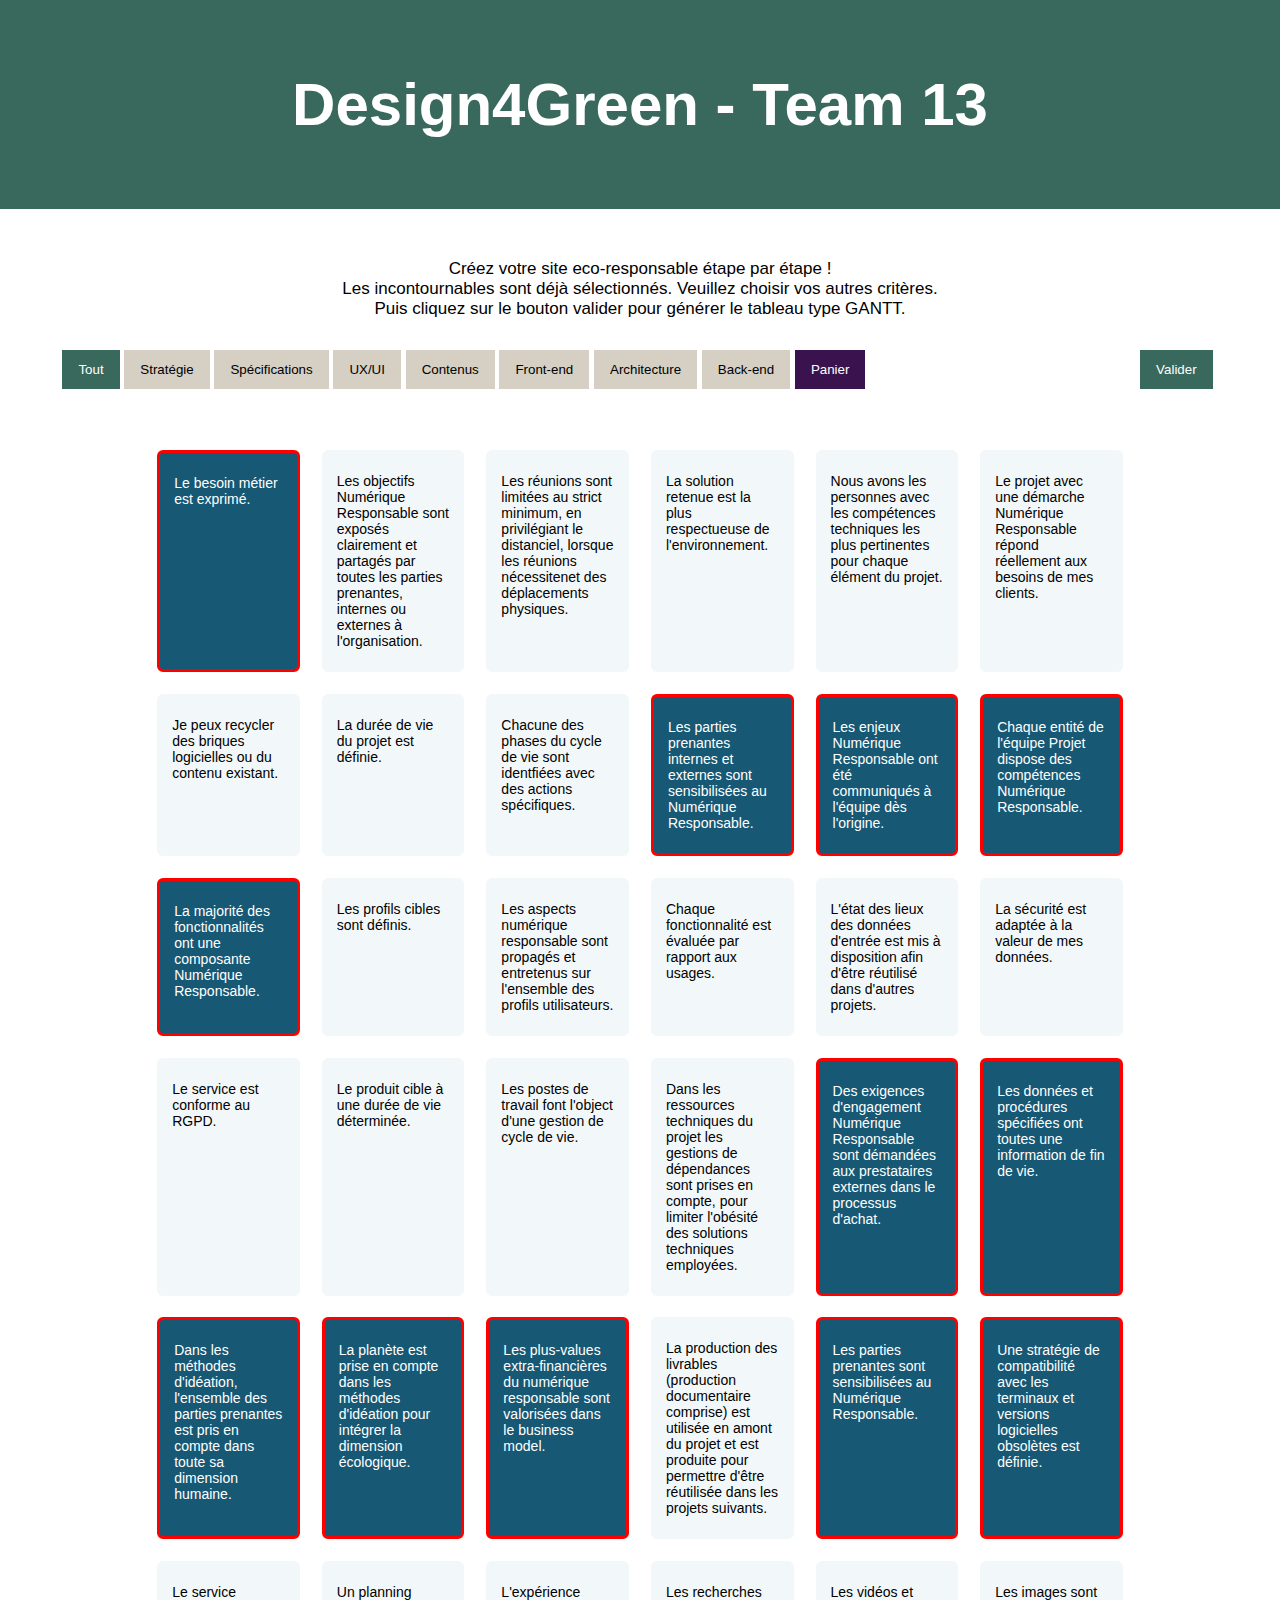
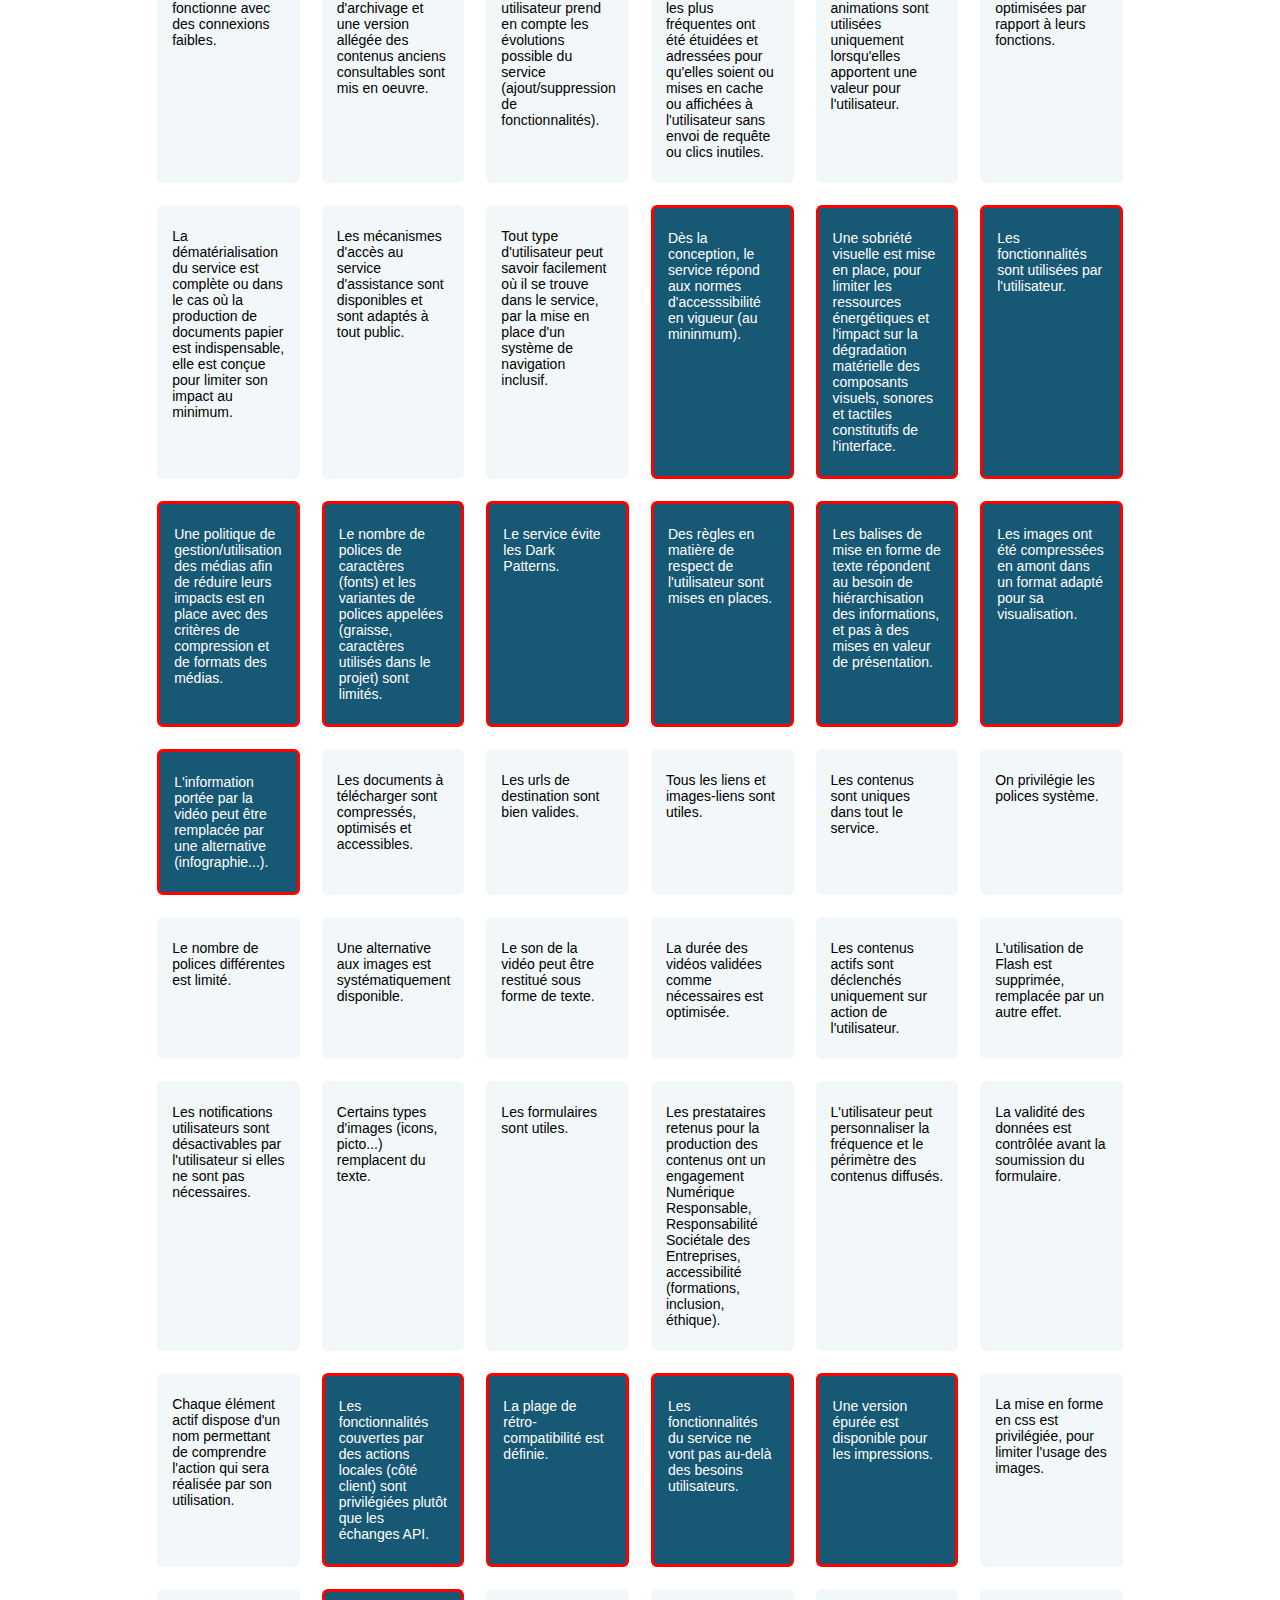
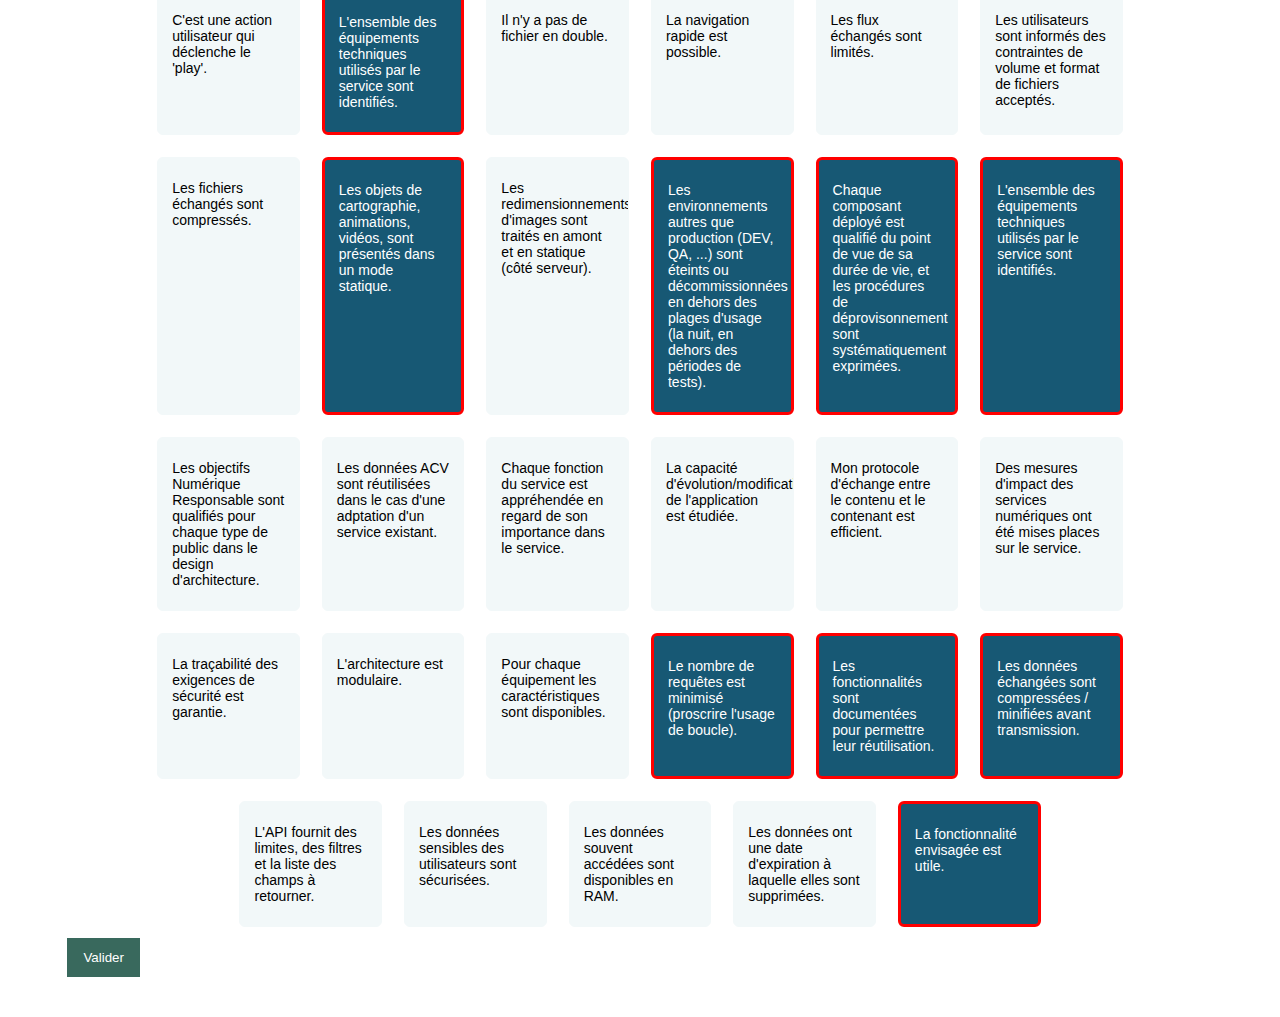
<file: index.html>
<!DOCTYPE html>
<html lang="en">
<head>
    <meta charset="UTF-8">
    <meta http-equiv="X-UA-Compatible" content="IE=edge">
    <meta name="viewport" content="width=device-width, initial-scale=1.0">
    <meta name="description" content="This website is for professionnal purposes to have a clearer view of a project">
    <link rel="stylesheet" href="./src/css/style.min.css" media="print">
    <link rel="stylesheet" href="./src/css/style.min.css" media="screen">
    <link rel="shortcut icon" href="./assets/favicon_16x16.png" type="image/x-icon" sizes="16x16">
    <link rel="shortcut icon" href="./assets/favicon_32x32.png" type="image/x-icon" sizes="32x32">
    <link rel="shortcut icon" href="./assets/favicon_96x96.png" type="image/x-icon" sizes="96x96">
    <title>Design4Green</title>
</head>
<body>
    <header>
        <div class="header">
            <h1>Design4Green - Team 13</h1>
        </div>
    </header>
    <main class="main">
        <div class="info">
            Créez votre site eco-responsable étape par étape !<br>
            Les incontournables sont déjà sélectionnés. Veuillez choisir vos autres critères.<br>
            Puis cliquez sur le bouton valider pour générer le tableau type GANTT.
        </div>
        <div class="clear">
            <div class="resize">
                <div id="myBtnContainer">
                    <button class="btn active" id="all">Tout</button>
                    <button class="btn" id="strategie">Stratégie</button>
                    <button class="btn" id="specifications">Spécifications</button>
                    <button class="btn" id="ux">UX/UI</button>
                    <button class="btn" id="contenus">Contenus</button>
                    <button class="btn" id="front">Front-end</button>
                    <button class="btn" id="architecture">Architecture</button>
                    <button class="btn" id="back">Back-end</button>
                    <button class="btn" id="selected">Panier</button>
                    <a href="#table"><button class="right submit button">Valider</button></a>
                </div>
                <div id="listeBP" class="container">

                </div>
                <a href="#table"><button class="button submit">Valider</button></a>
            </div>
        </div>
        <div id="table" class="table">

        </div>
    </main>
    <script src="./src/js/main.min.js"></script>
</body>
</html>
</file>
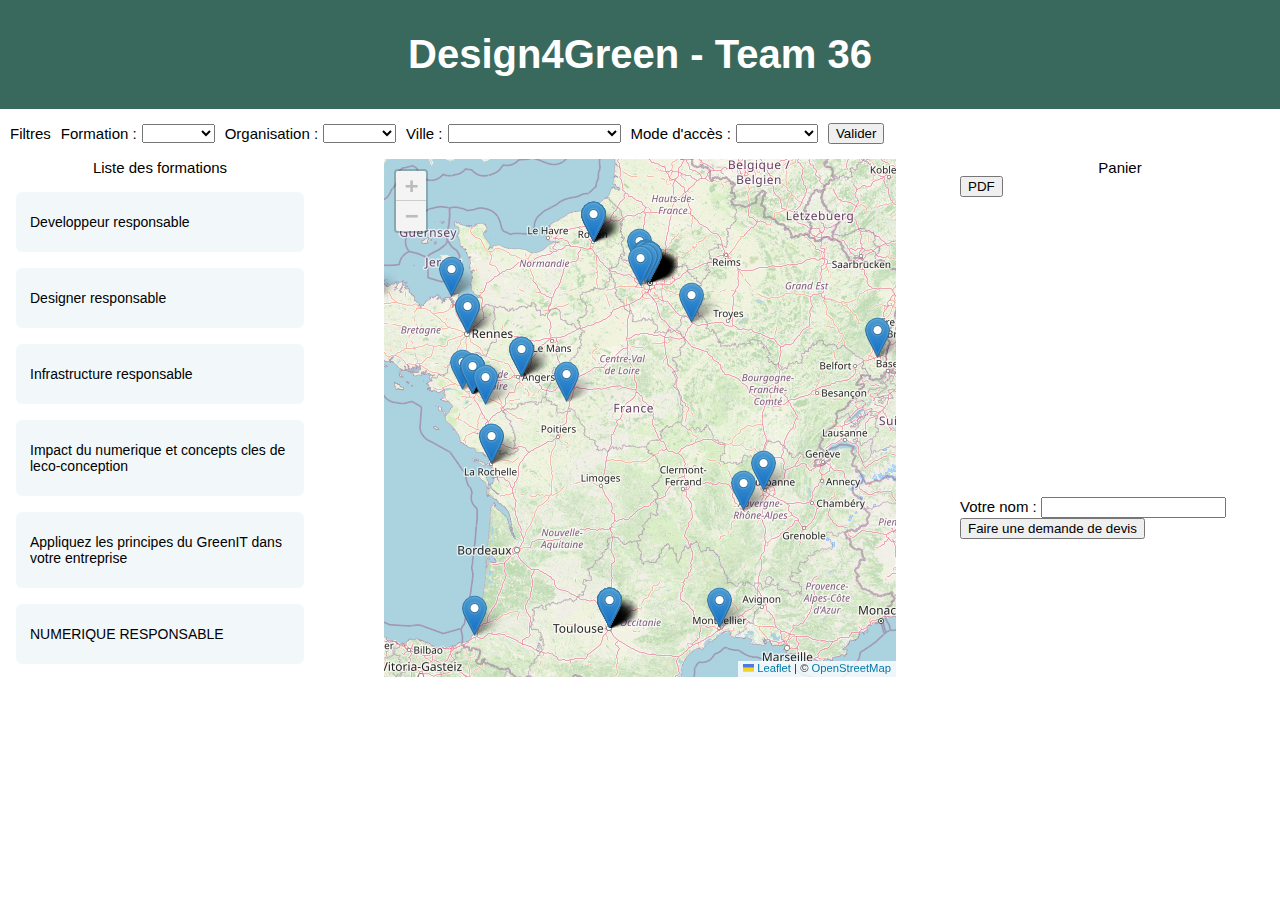
<file: 2022_6ed/public/index.html>
<!DOCTYPE html>
<html lang="en">
<head>
    <meta charset="UTF-8">
    <meta http-equiv="X-UA-Compatible" content="IE=edge">
    <meta name="viewport" content="width=device-width, initial-scale=1.0">
    <meta name="description" content="This website is for professionnal purposes to have a clearer view of a project">
    <link rel="stylesheet" href="style.min.css" media="print">
    <link rel="stylesheet" href="style.min.css" media="screen">
    <link rel="shortcut icon" href="./assets/favicon_16x16.png" type="image/x-icon" sizes="16x16">
    <link rel="shortcut icon" href="./assets/favicon_32x32.png" type="image/x-icon" sizes="32x32">
    <link rel="shortcut icon" href="./assets/favicon_96x96.png" type="image/x-icon" sizes="96x96">

    <link rel="stylesheet" href="./libs/leaflet/leaflet.css" />
    <script src="./libs/leaflet/leaflet.js"></script>

    <title>Design4Green</title>
</head>
<body>
    <header>
        <h1>Design4Green - Team 36</h1>
    </header>
    <main>
        <div id="header">
            <span id="filter">Filtres</span>

            <label for="trainingType">Formation :</label>
            <select id="trainingType">
                <option value="null"></option>
                <option value="continue">continue</option>
                <option value="initiale">initiale</option>
            </select>

            <label for="organisation">Organisation :</label>
            <select id="organisation">
                <option value="null"></option>
                <option value="MOOC">MOOC</option>
                <option value="privee">privée</option>
                <option value="publique">publique</option>
            </select>

            <label for="city">Ville :</label>
            <select id="city">
                <option value="null"></option>
            </select>

            <label for="access">Mode d'accès :</label>
            <select id="access">
                <option value="null"></option>
                <option value="distanciel">Distanciel</option>
                <option value="presentiel">Présentiel</option>
                <option value="hybride">Hybride</option>
            </select>

            <button id="submit">Valider</button>
        </div>
        <div id="body">
            <div id="list">
               <div class="title">Liste des formations</div>
               <div class="body"></div>
            </div>
            <div id="map">

            </div>
            <div id="cart">
                <div class="title">Panier</div>
                <button id="pdf">PDF</button>
                <div class="body"></div>
                <div class="quotation">
                    <label for="name">Votre nom : </label>
                    <input type="text" id="namePerson">
                    <button id="mail">Faire une demande de devis</button>
                </div>
            </div>
        </div>
    </main>
    <script src="main.min.js"></script>
</body>
</html>
</file>
<file: 2022_6ed/public/libs/leaflet/leaflet.css>
.leaflet-image-layer,.leaflet-layer,.leaflet-marker-icon,.leaflet-marker-shadow,.leaflet-pane,.leaflet-pane > canvas,.leaflet-pane > svg,.leaflet-tile,.leaflet-tile-container,.leaflet-zoom-box{position:absolute;left:0;top:0}.leaflet-container{overflow:hidden}.leaflet-marker-icon,.leaflet-marker-shadow,.leaflet-tile{-webkit-user-select:none;-moz-user-select:none;user-select:none;-webkit-user-drag:none}.leaflet-tile::selection{background:transparent}.leaflet-safari .leaflet-tile{image-rendering:-webkit-optimize-contrast}.leaflet-safari .leaflet-tile-container{width:1600px;height:1600px;-webkit-transform-origin:0 0}.leaflet-marker-icon,.leaflet-marker-shadow{display:block}.leaflet-container .leaflet-overlay-pane svg{max-width:none !important;max-height:none !important}.leaflet-container .leaflet-marker-pane img,.leaflet-container .leaflet-shadow-pane img,.leaflet-container .leaflet-tile,.leaflet-container .leaflet-tile-pane img,.leaflet-container img.leaflet-image-layer{max-width:none !important;max-height:none !important;width:auto;padding:0}.leaflet-container.leaflet-touch-zoom{-ms-touch-action:pan-x pan-y;touch-action:pan-x pan-y}.leaflet-container.leaflet-touch-drag{-ms-touch-action:pinch-zoom;touch-action:none;touch-action:pinch-zoom}.leaflet-container.leaflet-touch-drag.leaflet-touch-zoom{-ms-touch-action:none;touch-action:none}.leaflet-container{-webkit-tap-highlight-color:transparent}.leaflet-container a{-webkit-tap-highlight-color:rgba(51, 181, 229, 0.4)}.leaflet-tile{filter: inherit;visibility:hidden}.leaflet-tile-loaded{visibility:inherit}.leaflet-zoom-box{width:0;height:0;-moz-box-sizing:border-box;box-sizing:border-box;z-index:800}.leaflet-overlay-pane svg{-moz-user-select:none}.leaflet-pane{z-index:400}.leaflet-tile-pane{z-index:200}.leaflet-overlay-pane{z-index:400}.leaflet-shadow-pane{z-index:500}.leaflet-marker-pane{z-index:600}.leaflet-tooltip-pane{z-index:650}.leaflet-popup-pane{z-index:700}.leaflet-map-pane canvas{z-index:100}.leaflet-map-pane svg{z-index:200}.leaflet-vml-shape{width:1px;height:1px}.lvml{behavior:url("#default#VML");display:inline-block;position:absolute}.leaflet-control{position:relative;z-index:800;pointer-events:visiblePainted;pointer-events:auto}.leaflet-bottom,.leaflet-top{position:absolute;z-index:1000;pointer-events:none}.leaflet-top{top:0}.leaflet-right{right:0}.leaflet-bottom{bottom:0}.leaflet-left{left:0}.leaflet-control{float:left;clear:both}.leaflet-right .leaflet-control{float:right}.leaflet-top .leaflet-control{margin-top:10px}.leaflet-bottom .leaflet-control{margin-bottom:10px}.leaflet-left .leaflet-control{margin-left:10px}.leaflet-right .leaflet-control{margin-right:10px}.leaflet-fade-anim .leaflet-popup{opacity:0;-webkit-transition:opacity 0.2s linear;-moz-transition:opacity 0.2s linear;transition:opacity 0.2s linear}.leaflet-fade-anim .leaflet-map-pane .leaflet-popup{opacity:1}.leaflet-zoom-animated{-webkit-transform-origin:0 0;-ms-transform-origin:0 0;transform-origin:0 0}svg.leaflet-zoom-animated{will-change:transform}.leaflet-zoom-anim .leaflet-zoom-animated{-webkit-transition:-webkit-transform 0.25s cubic-bezier(0,0,0.25,1);-moz-transition:-moz-transform 0.25s cubic-bezier(0,0,0.25,1);transition:transform 0.25s cubic-bezier(0,0,0.25,1)}.leaflet-pan-anim .leaflet-tile,.leaflet-zoom-anim .leaflet-tile{-webkit-transition:none;-moz-transition:none;transition:none}.leaflet-zoom-anim .leaflet-zoom-hide{visibility:hidden}.leaflet-interactive{cursor:pointer}.leaflet-grab{cursor:-webkit-grab;cursor:-moz-grab;cursor:grab}.leaflet-crosshair,.leaflet-crosshair .leaflet-interactive{cursor:crosshair}.leaflet-control,.leaflet-popup-pane{cursor:auto}.leaflet-dragging .leaflet-grab,.leaflet-dragging .leaflet-grab .leaflet-interactive,.leaflet-dragging .leaflet-marker-draggable{cursor:move;cursor:-webkit-grabbing;cursor:-moz-grabbing;cursor:grabbing}.leaflet-image-layer,.leaflet-marker-icon,.leaflet-marker-shadow,.leaflet-pane > svg path,.leaflet-tile-container{pointer-events:none}.leaflet-image-layer.leaflet-interactive,.leaflet-marker-icon.leaflet-interactive,.leaflet-pane > svg path.leaflet-interactive,svg.leaflet-image-layer.leaflet-interactive path{pointer-events:visiblePainted;pointer-events:auto}.leaflet-container{background:#ddd;outline-offset:1px}.leaflet-container a{color:#0078A8}.leaflet-zoom-box{border:2px dotted #38f;background:rgba(255,255,255,0.5)}.leaflet-container{font-family:"Helvetica Neue", Arial, Helvetica, sans-serif;font-size:12px;font-size:0.75rem;line-height:1.5}.leaflet-bar{box-shadow:0 1px 5px rgba(0,0,0,0.65);border-radius:4px}.leaflet-bar a{background-color:#fff;border-bottom:1px solid #ccc;width:26px;height:26px;line-height:26px;display:block;text-align:center;text-decoration:none;color:black}.leaflet-bar a,.leaflet-control-layers-toggle{background-position:50% 50%;background-repeat:no-repeat;display:block}.leaflet-bar a:focus,.leaflet-bar a:hover{background-color:#f4f4f4}.leaflet-bar a:first-child{border-top-left-radius:4px;border-top-right-radius:4px}.leaflet-bar a:last-child{border-bottom-left-radius:4px;border-bottom-right-radius:4px;border-bottom:none}.leaflet-bar a.leaflet-disabled{cursor:default;background-color:#f4f4f4;color:#bbb}.leaflet-touch .leaflet-bar a{width:30px;height:30px;line-height:30px}.leaflet-touch .leaflet-bar a:first-child{border-top-left-radius:2px;border-top-right-radius:2px}.leaflet-touch .leaflet-bar a:last-child{border-bottom-left-radius:2px;border-bottom-right-radius:2px}.leaflet-control-zoom-in,.leaflet-control-zoom-out{font:bold 18px 'Lucida Console', Monaco, monospace;text-indent:1px}.leaflet-touch .leaflet-control-zoom-in,.leaflet-touch .leaflet-control-zoom-out{font-size:22px}.leaflet-control-layers{box-shadow:0 1px 5px rgba(0,0,0,0.4);background:#fff;border-radius:5px}.leaflet-control-layers-toggle{background-image:url("images/layers.png");width:36px;height:36px}.leaflet-retina .leaflet-control-layers-toggle{background-image:url("images/layers-2x.png");background-size:26px 26px}.leaflet-touch .leaflet-control-layers-toggle{width:44px;height:44px}.leaflet-control-layers .leaflet-control-layers-list,.leaflet-control-layers-expanded .leaflet-control-layers-toggle{display:none}.leaflet-control-layers-expanded .leaflet-control-layers-list{display:block;position:relative}.leaflet-control-layers-expanded{padding:6px 10px 6px 6px;color:#333;background:#fff}.leaflet-control-layers-scrollbar{overflow-y:scroll;overflow-x:hidden;padding-right:5px}.leaflet-control-layers-selector{margin-top:2px;position:relative;top:1px}.leaflet-control-layers label{display:block;font-size:13px;font-size:1.08333em}.leaflet-control-layers-separator{height:0;border-top:1px solid #ddd;margin:5px -10px 5px -6px}.leaflet-default-icon-path{background-image:url("images/marker-icon.png")}.leaflet-container .leaflet-control-attribution{background:#fff;background:rgba(255, 255, 255, 0.8);margin:0}.leaflet-control-attribution,.leaflet-control-scale-line{padding:0 5px;color:#333;line-height:1.4}.leaflet-control-attribution a{text-decoration:none}.leaflet-control-attribution a:focus,.leaflet-control-attribution a:hover{text-decoration:underline}.leaflet-attribution-flag{display:inline !important;vertical-align:baseline !important;width:1em;height:0.6669em}.leaflet-left .leaflet-control-scale{margin-left:5px}.leaflet-bottom .leaflet-control-scale{margin-bottom:5px}.leaflet-control-scale-line{border:2px solid #777;border-top:none;line-height:1.1;padding:2px 5px 1px;white-space:nowrap;overflow:hidden;-moz-box-sizing:border-box;box-sizing:border-box;background:#fff;background:rgba(255, 255, 255, 0.5)}.leaflet-control-scale-line:not(:first-child){border-top:2px solid #777;border-bottom:none;margin-top:-2px}.leaflet-control-scale-line:not(:first-child):not(:last-child){border-bottom:2px solid #777}.leaflet-touch .leaflet-bar,.leaflet-touch .leaflet-control-attribution,.leaflet-touch .leaflet-control-layers{box-shadow:none}.leaflet-touch .leaflet-bar,.leaflet-touch .leaflet-control-layers{border:2px solid rgba(0,0,0,0.2);background-clip:padding-box}.leaflet-popup{position:absolute;text-align:center;margin-bottom:20px}.leaflet-popup-content-wrapper{padding:1px;text-align:left;border-radius:12px}.leaflet-popup-content{margin:13px 24px 13px 20px;line-height:1.3;font-size:13px;font-size:1.08333em;min-height:1px}.leaflet-popup-content p{margin:1.3em 0}.leaflet-popup-tip-container{width:40px;height:20px;position:absolute;left:50%;margin-top:-1px;margin-left:-20px;overflow:hidden;pointer-events:none}.leaflet-popup-tip{width:17px;height:17px;padding:1px;margin:-10px auto 0;pointer-events:auto;-webkit-transform:rotate(45deg);-moz-transform:rotate(45deg);-ms-transform:rotate(45deg);transform:rotate(45deg)}.leaflet-popup-content-wrapper,.leaflet-popup-tip{background:white;color:#333;box-shadow:0 3px 14px rgba(0,0,0,0.4)}.leaflet-container a.leaflet-popup-close-button{position:absolute;top:0;right:0;border:none;text-align:center;width:24px;height:24px;font:16px/24px Tahoma, Verdana, sans-serif;color:#757575;text-decoration:none;background:transparent}.leaflet-container a.leaflet-popup-close-button:focus,.leaflet-container a.leaflet-popup-close-button:hover{color:#585858}.leaflet-popup-scrolled{overflow:auto}.leaflet-oldie .leaflet-popup-content-wrapper{-ms-zoom:1}.leaflet-oldie .leaflet-popup-tip{width:24px;margin:0 auto;-ms-filter: "progid:DXImageTransform.Microsoft.Matrix(M11=0.70710678, M12=0.70710678, M21=-0.70710678, M22=0.70710678)";filter: progid:DXImageTransform.Microsoft.Matrix(M11=0.70710678, M12=0.70710678, M21=-0.70710678, M22=0.70710678)}.leaflet-oldie .leaflet-control-layers,.leaflet-oldie .leaflet-control-zoom,.leaflet-oldie .leaflet-popup-content-wrapper,.leaflet-oldie .leaflet-popup-tip{border:1px solid #999}.leaflet-div-icon{background:#fff;border:1px solid #666}.leaflet-tooltip{position:absolute;padding:6px;background-color:#fff;border:1px solid #fff;border-radius:3px;color:#222;white-space:nowrap;-webkit-user-select:none;-moz-user-select:none;-ms-user-select:none;user-select:none;pointer-events:none;box-shadow:0 1px 3px rgba(0,0,0,0.4)}.leaflet-tooltip.leaflet-interactive{cursor:pointer;pointer-events:auto}.leaflet-tooltip-bottom:before,.leaflet-tooltip-left:before,.leaflet-tooltip-right:before,.leaflet-tooltip-top:before{position:absolute;pointer-events:none;border:6px solid transparent;background:transparent;content:""}.leaflet-tooltip-bottom{margin-top:6px}.leaflet-tooltip-top{margin-top:-6px}.leaflet-tooltip-bottom:before,.leaflet-tooltip-top:before{left:50%;margin-left:-6px}.leaflet-tooltip-top:before{bottom:0;margin-bottom:-12px;border-top-color:#fff}.leaflet-tooltip-bottom:before{top:0;margin-top:-12px;margin-left:-6px;border-bottom-color:#fff}.leaflet-tooltip-left{margin-left:-6px}.leaflet-tooltip-right{margin-left:6px}.leaflet-tooltip-left:before,.leaflet-tooltip-right:before{top:50%;margin-top:-6px}.leaflet-tooltip-left:before{right:0;margin-right:-12px;border-left-color:#fff}.leaflet-tooltip-right:before{left:0;margin-left:-12px;border-right-color:#fff}@media print{.leaflet-control{-webkit-print-color-adjust:exact;print-color-adjust:exact}}
</file>
<file: src/css/style.min.css>
*{box-sizing:border-box}body,html{height:100%;font-size:17px;margin:0;padding:0;font-family:Arial, Helvetica, sans-serif}div,main{display:block}.header{padding:30px;text-align:center;background:#39695D;color:white;font-size:30px}.clear{clear:both}.resize{padding:2%;margin:0.5%}.main{margin:50px auto;width:95%;max-width:1500px}.container{width:95%;height:100%;display:flex;flex-wrap:wrap;align-items:stretch;justify-content:center;margin-left:auto;margin-right:auto}.contournable:hover{border:1px solid #00A19D;z-index:500;cursor:pointer}.contournable{border:1px solid #f2f8f9}.incontournable{border:3px solid red}.card{display:none;top:0;position:relative;width:13%;background-color:#f2f8f9;border-radius:6px;padding:22px 14px;margin:1%;text-decoration:none;overflow:hidden;transition:all 0.3s ease-out;font-size:14px}@media screen and (max-width: 1250px){.card{width:31%}.btn{margin:10px}}@media screen and (max-width: 782px){.card{width:48%;font-size:11px}.header h1{font-size:20px}table{font-size:11px}}.show{display:block}#myBtnContainer{margin-bottom:50px}.btn{border:none;outline:none;padding:12px 16px;background-color:#d5cfc4;cursor:pointer}.btn:hover{background-color:#175874;color:white}.btn.active{background-color:#39695D;color:white}.selected{background-color:#175874;color:#fff}#selected{background-color:#3a134e;color:white}#selected:hover{background-color:#175874}#selected.active{background-color:#39695D}.right{float:right}.button{border:none;outline:none;padding:12px 16px;background-color:#39695D;color:white;cursor:pointer;margin:0 5px}.button:hover{background-color:#175874}.table{padding-bottom:10px}table{margin-top:10px}th{padding:20px;text-align:left;background-color:#39695D;color:white}td{padding:10px 20px;text-align:left}.info{text-align:center}
</file>
<file: 2022_6ed/public/style.min.css>
*{box-sizing:border-box}body,html{font-size:15px;margin:0;padding:0;font-family:Arial, Helvetica, sans-serif}header{text-align:center;background:#39695D;color:white;font-size:20px;padding:5px}main{width:100%;height:100%}#header{width:100%;height:50px;padding:10px;display:flex;flex-direction:row;align-items:center}#header label{margin-right:5px}#header select:not(last-child){margin-right:10px}#filter{margin-right:10px}#body{width:100%;height:100%;display:flex}#list{width:25%}#map{width:40%;height:518px;margin:0 auto}#cart{width:25%}@media screen and (max-width: 782px){#header{height:100%;flex-direction:column}#header select{margin-bottom:10px}#body{flex-direction:column}#list{width:100%}#map{width:100%;height:250px}#cart{width:100%}}#body .title{text-align:center}#list .body{width:100%;height:500px;overflow-x:hidden;overflow-y:auto}#cart .body{width:100%;height:300px;overflow-x:hidden;overflow-y:auto}.card{width:90%;background-color:#f2f8f9;border-radius:6px;padding:22px 14px;margin:5%;text-decoration:none;overflow:hidden;transition:all 0.3s ease-out;font-size:14px}.shine{border:3px solid red}
</file>
